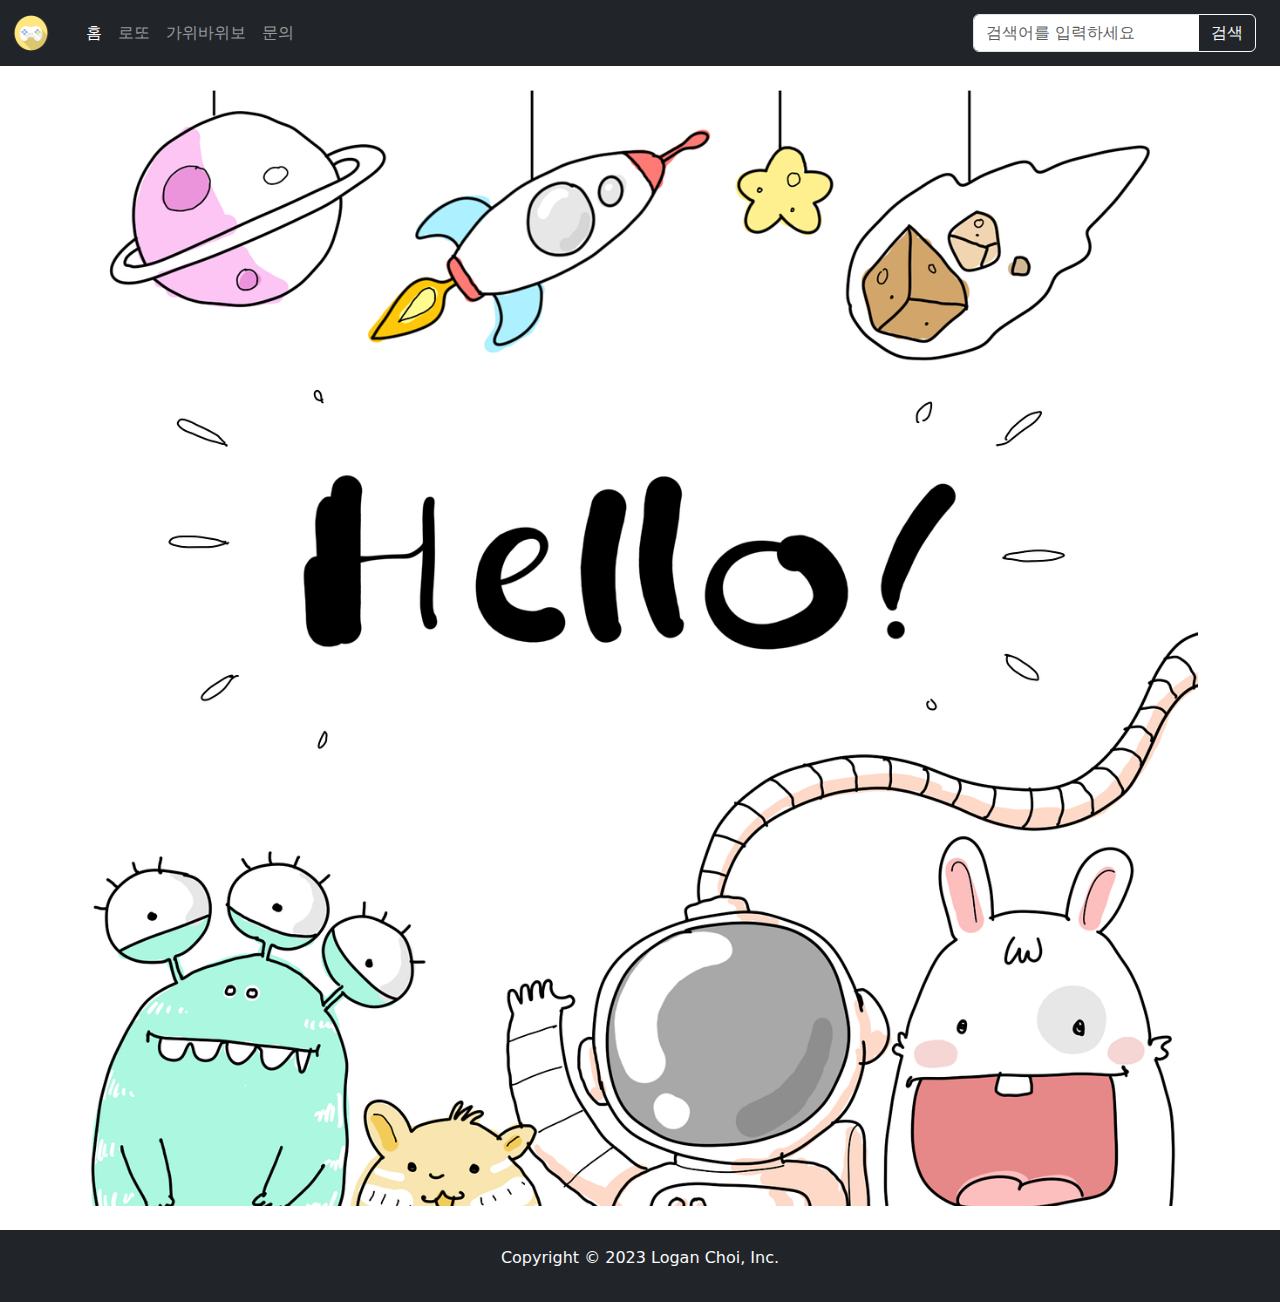
<file: index.html>
<!DOCTYPE html>
<html lang="en">
  <head>
    <meta charset="UTF-8" />
    <meta name="viewport" content="width=device-width, initial-scale=1.0" />
    <title>Document</title>
    <link
      href="https://cdn.jsdelivr.net/npm/bootstrap@5.3.0/dist/css/bootstrap.min.css"
      rel="stylesheet"
    />
    <script src="https://cdn.jsdelivr.net/npm/bootstrap@5.3.0/dist/js/bootstrap.bundle.min.js"></script>
    <link rel="stylesheet" href="/css/common.css"/>
    <style>
      
    </style>
  </head>
  <body>
    <!-- 네비게이터 -->
    <header data-include="/components/header.html"></header>

    <!-- 메인 콘텐츠 -->
    <main class="container my-4">
      <div class="row">
        <div class="col-12">
          <img src="/images/main.png" class="w-100"></img>
        </div>
      </div>
    </main>

    <!-- 푸터 -->
    <footer data-include="components/footer.html"></footer>

      <script>
    document.addEventListener("DOMContentLoaded", function() {
      const includeElements = document.querySelectorAll("[data-include]");
      includeElements.forEach(function(element) {
        const filePath = element.getAttribute("data-include");
        fetch(filePath)
          .then(response => response.text())
          .then(data => {
            element.innerHTML = data;
          });
      });
    });
  </script>
  </body>
</html>
</file>
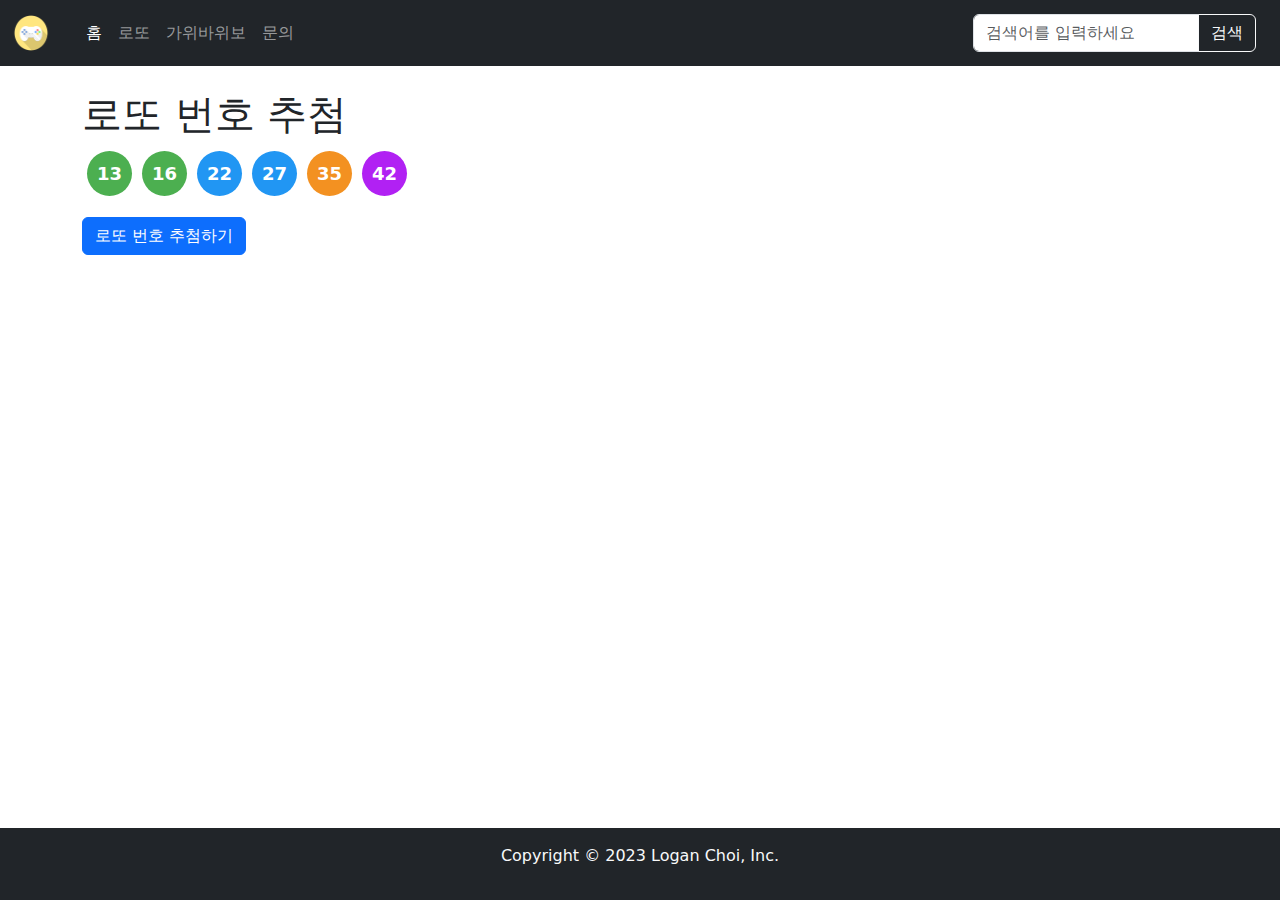
<file: lotto.html>
<!DOCTYPE html>
<html lang="en">
  <head>
    <meta charset="UTF-8" />
    <meta name="viewport" content="width=device-width, initial-scale=1.0" />
    <title>Document</title>
    <link
      href="https://cdn.jsdelivr.net/npm/bootstrap@5.3.0/dist/css/bootstrap.min.css"
      rel="stylesheet"
    />
    <script src="https://cdn.jsdelivr.net/npm/bootstrap@5.3.0/dist/js/bootstrap.bundle.min.js"></script>
    <script async src="/js/lotto.js"></script>
    <link rel="stylesheet" href="/css/common.css" />
    <style>
      .lotto-number {
        display: inline-block;
        width: 2.5em;
        height: 2.5em;
        padding: 5px 10px;
        border-radius: 50%;
        margin: 5px;
        font-weight: bold;
        font-size: 18px;
        text-align: center;
        line-height: 2;
        color: #fff;
      }
      .lotto-number.num1 {
        background-color: #f44336; /* 빨간색 배경 */
      }
      .lotto-number.num2 {
        background-color: #4caf50; /* 초록색 배경 */
      }
      .lotto-number.num3 {
        background-color: #2196f3; /* 파란색 배경 */
      }
      .lotto-number.num4 {
        background-color: #f39121; /* 파란색 배경 */
      }
      .lotto-number.num5 {
        background-color: #b121f3; /* 보라색 배경 */
      }
    </style>
  </head>
  <body>
    <!-- 네비게이터 -->
    <header data-include="components/header.html"></header>

    <!-- 메인 콘텐츠 -->
    <main class="container my-4">
      <div class="row">
        <div class="col-12">
          <h1>로또 번호 추첨</h1>
          <!-- 로또 번호를 출력할 요소 -->
          <div id="lotto-numbers"></div>
          <!-- 버튼 요소 추가 -->
          <button id="generate-button" class="btn btn-primary mt-3">
            로또 번호 추첨하기
          </button>
        </div>
      </div>
    </main>

    <!-- 푸터 -->
    <footer data-include="components/footer.html"></footer>

    <script>
      document.addEventListener("DOMContentLoaded", function () {
        const includeElements = document.querySelectorAll("[data-include]");
        includeElements.forEach(function (element) {
          const filePath = element.getAttribute("data-include");
          fetch(filePath)
            .then((response) => response.text())
            .then((data) => {
              element.innerHTML = data;
            });
        });
      });
    </script>
  </body>
</html>
</file>
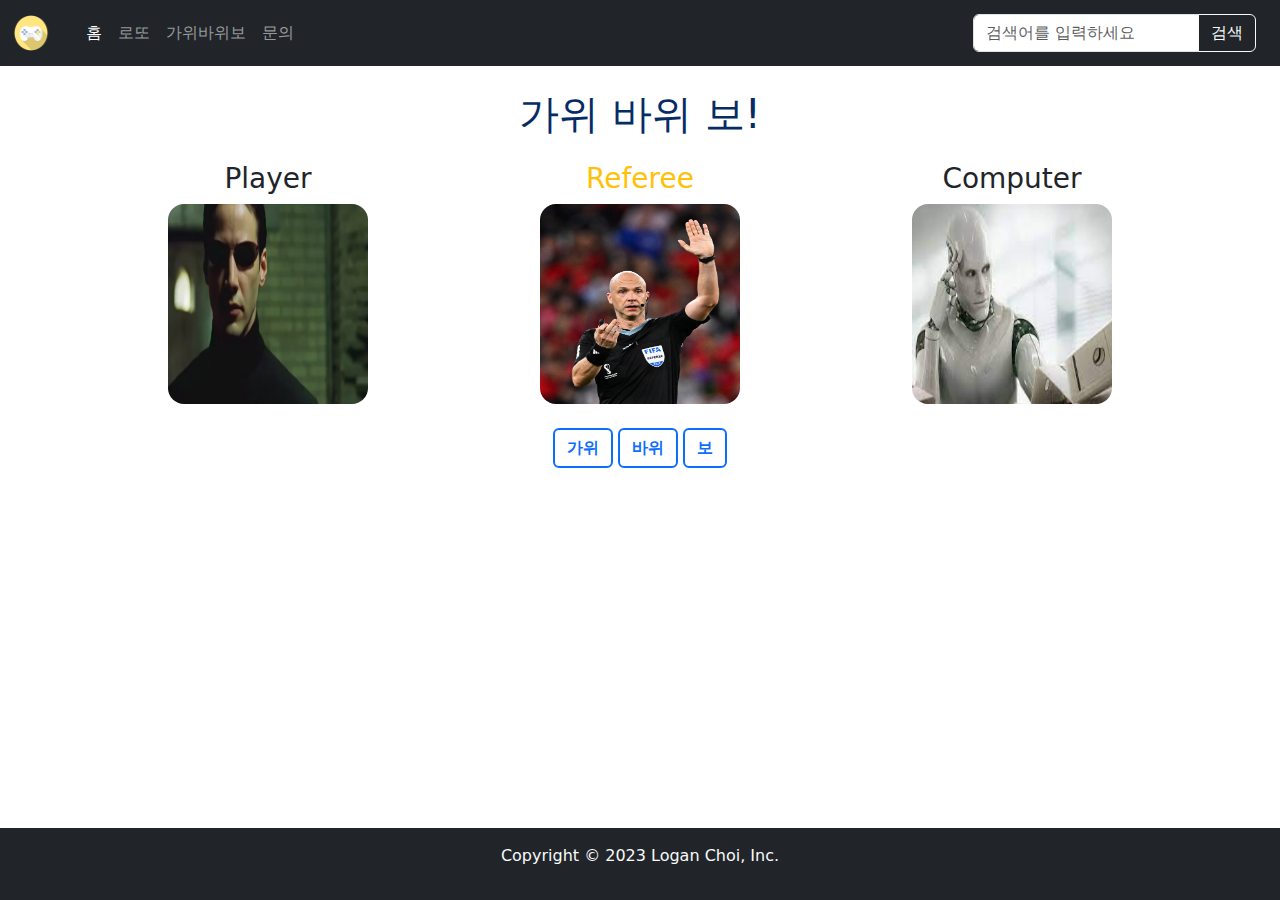
<file: rcp.html>
<!DOCTYPE html>
<html lang="en">
  <head>
    <meta charset="UTF-8" />
    <meta name="viewport" content="width=device-width, initial-scale=1.0" />
    <title>Document</title>
    <link
      href="https://cdn.jsdelivr.net/npm/bootstrap@5.3.0/dist/css/bootstrap.min.css"
      rel="stylesheet"
    />
    <script src="https://cdn.jsdelivr.net/npm/bootstrap@5.3.0/dist/js/bootstrap.bundle.min.js"></script>
    <script async src="./js/rcp.js"></script>
    <link rel="stylesheet" href="/css/common.css" />
    <style>
      .img-box {
        width: 200px;
        height: 200px;
      }
      .img-box img {
        width: 100%;
        height: 100%;
        border-radius: 1rem;
      }
    </style>
  </head>
  <body>
    <!-- 네비게이터 -->
    <header data-include="components/header.html"></header>

    <!-- 메인 콘텐츠 -->
    <main class="container my-4">
      <div class="row">
        <div
          class="col-12 d-flex justify-content-center text-center flex-column"
        >
          <h1 class="text-primary-emphasis mb-4">가위 바위 보!</h1>
          <div class="d-flex justify-content-around">
            <div class="d-flex flex-column align-content-center">
              <h3>Player</h3>
              <div class="img-box">
                <img id="playerImg" src="/images/neo.png" alt="alt" />
              </div>
            </div>
            <div class="d-flex flex-column text-warning">
              <h3>Referee</h3>
              <div class="img-box">
                <img id="refereeImg" src="/images/referee.jpeg" alt="alt" />
              </div>
            </div>
            <div class="d-flex flex-column">
              <h3>Computer</h3>
              <div class="img-box">
                <img id="computerImg" src="/images/computer.jpeg" alt="alt" />
              </div>
            </div>
          </div>
          <div class="mt-4">
            <button
              class="btn btn-outline-primary fw-bold border-2"
              onclick="playGame('scissors')"
            >
              가위
            </button>
            <button
              class="btn btn-outline-primary fw-bold border-2"
              onclick="playGame('rock')"
            >
              바위
            </button>
            <button
              class="btn btn-outline-primary fw-bold border-2"
              onclick="playGame('paper')"
            >
              보
            </button>
          </div>
          <div id="result" class="fs-3 fw-bold mt-4"></div>
        </div>
      </div>
    </main>

    <!-- 푸터 -->
    <footer data-include="components/footer.html"></footer>

    <script>
      document.addEventListener("DOMContentLoaded", function () {
        const includeElements = document.querySelectorAll("[data-include]");
        includeElements.forEach(function (element) {
          const filePath = element.getAttribute("data-include");
          fetch(filePath)
            .then((response) => response.text())
            .then((data) => {
              element.innerHTML = data;
            });
        });
      });
    </script>
  </body>
</html>
</file>
<file: css/common.css>
body {
  display: flex;
  flex-direction: column;
  min-height: 100vh;
}
main {
  flex: 1;
}
#logo-image {
  width: 100%;
  height: 40px;
}
</file>
